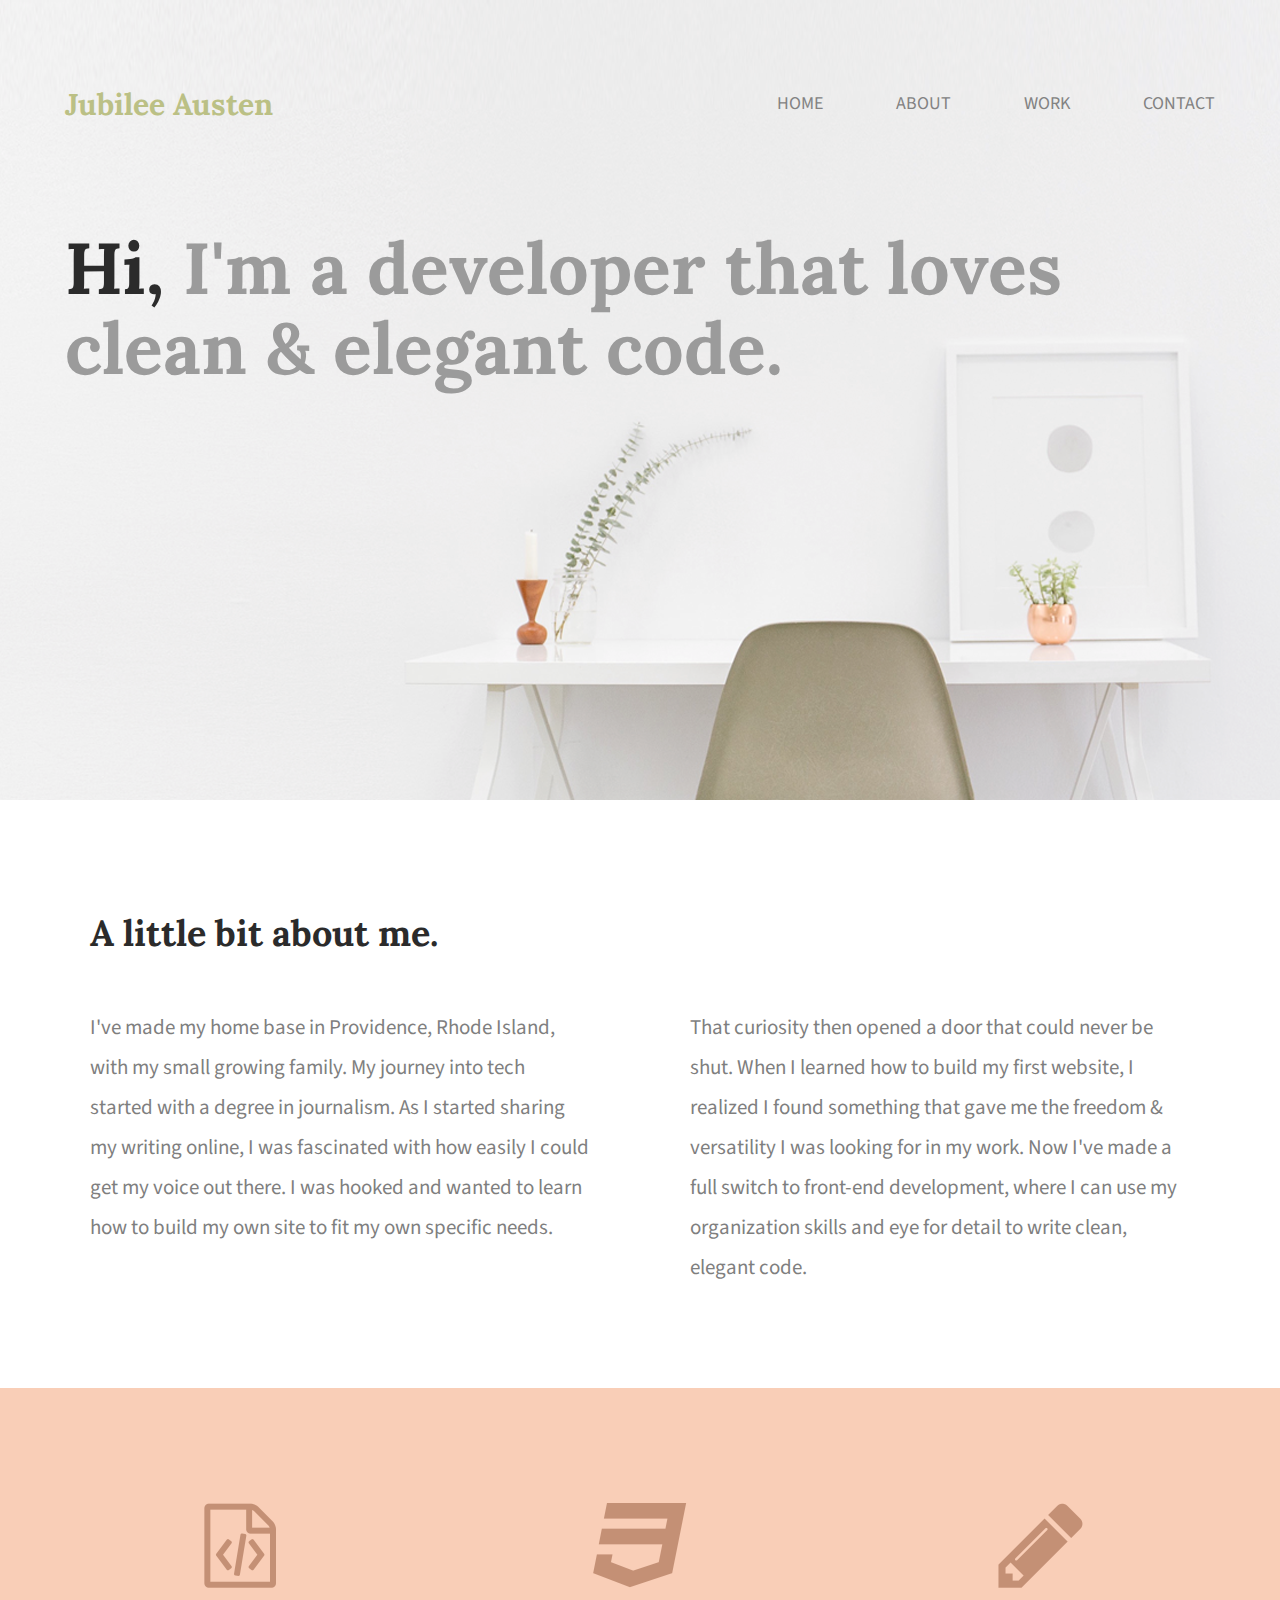
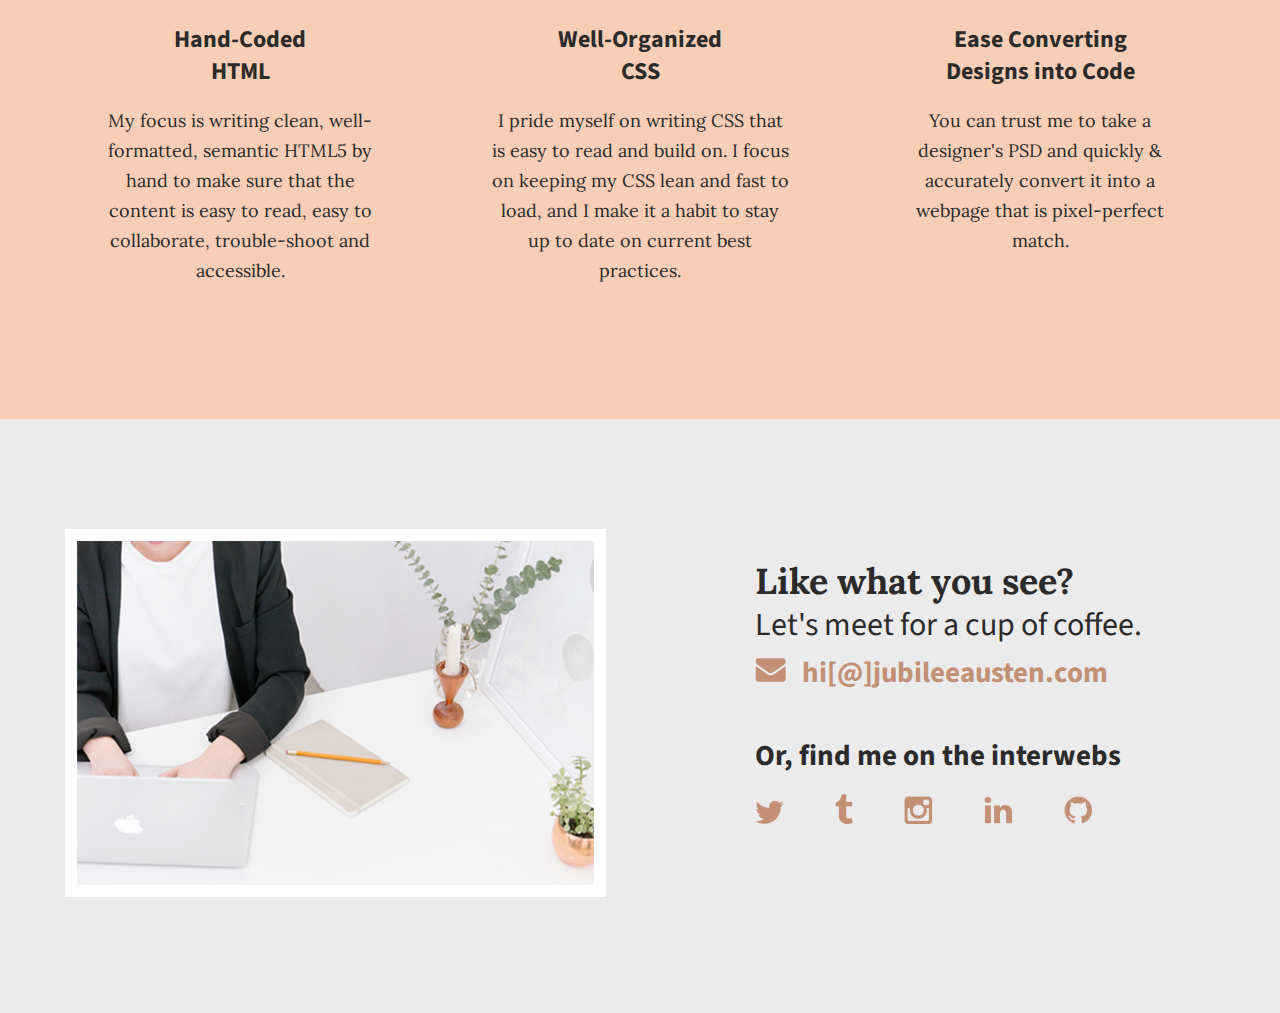
<file: index.html>
<!doctype html>

<html lang="en">

    <head>
        <meta charset="utf-8">
        <title>Jubilee Austen | Portfolio</title>
        <link rel="stylesheet" href="css/normalize.css">
        <link rel="stylesheet" href="css/main.css">
        <link href='https://fonts.googleapis.com/css?family=Source+Sans+Pro:400,700' rel='stylesheet' type='text/css'>
        <link rel="preconnect" href="https://fonts.googleapis.com">
        <link rel="preconnect" href="https://fonts.gstatic.com" crossorigin>
        <link href="https://fonts.googleapis.com/css2?family=Lora:wght@400;700&display=swap" rel="stylesheet">
        <link href="https://fonts.googleapis.com/css?family=Lora:400,700" rel="stylesheet" type="text/css">
    </head>

    <body>
        <header>
            <!-- BACKGROUND IMAGE ADDED IN CSS -->
            <div class="full-width">
                <div class="half-width">
                    <h1>Jubilee Austen</h1>
                </div>
                <div class="half-width">
                    <!-- NAVIGATION FOR ONE-PAGE SITE. CLICKING ABOUT, WORK OR CONTACT WILL JUMP TO THAT SECTION ON THE SAME PAGE.
                    <nav>
                        <ul>
                            <li><a href="#about">About</a></li>
                            <li><a href="#work">Work</a></li>
                            <li><a href="#contact">Contact</a></li>
                        </ul>
                    </nav>
                -->
                    <!-- NAVIGATION FOR MULTIPLE-PAGE SITE -->
                    <nav>
                        <ul>
                            <li><a href="index.html">Home</a></li>
                            <li><a href="about/index.html">About</a></li>
                            <li><a href="work/index.html">Work</a></li>
                            <li><a href="contact/index.html">Contact</a></li>
                        </ul>
                    </nav>
                </div>
                <h2><span>Hi,</span> I'm a developer that loves clean &amp; elegant code.</h2>
            </div>
        </header>
        

        <main>
            <section id="about">
                <div class="full-width">
                    <h2>A little bit about me.</h2>
                    <div class="half-width">
                    <p>I've made my home base in Providence, Rhode Island, with my small growing family. My journey into tech started with a degree in journalism. As I started sharing my writing online, I was fascinated with how easily I could get my voice out there. I was hooked and wanted to learn how to build my own site to fit my own specific needs.</p>
                    </div>
                    <div class="half-width">
                    <p>That curiosity then opened a door that could never be shut. When I learned how to build my first website, I realized I found something that gave me the freedom & versatility I was looking for in my work. Now I've made a full switch to front-end development, where I can use my organization skills and eye for detail to write clean, elegant code.</p>
                    </div>
                </div>
            </section>

            <section id="work">
                <div class="full-width">
                    <div class="third-width">
                        <img src="img/html-icon.png" alt="HTML icon"/>
                        <h3>Hand-Coded HTML</h3>
                        <p>My focus is writing clean, well-formatted, semantic HTML5 by hand to make sure that the content is easy to read, easy to collaborate, trouble-shoot and accessible.</p>
                    </div>
                    <div class="third-width">
                        <img src="img/css-icon.png" alt="CSS icon"/>
                        <h3>Well-Organized CSS</h3>
                        <p>I pride myself on writing CSS that is easy to read and build on. I focus on keeping my CSS lean and fast to load, and I make it a habit to stay up to date on current best practices.</p>
                    </div>
                    <div class="third-width">
                        <img src="img/pencil-icon.png" alt="Pencil icon"/>
                        <h3>Ease Converting Designs into Code</h3>
                        <p>You can trust me to take a designer's PSD and quickly & accurately convert it into a webpage that is pixel-perfect match.</p>
                    </div>
                </div>
            </section>

            <footer id="contact">
                <div class="full-width">
                    <div class="half-width">
                        <img src="img/contact-image.png" id="contact-img" alt="Contact image"/>
                    </div>
                    <div class="half-width">
                        <h2>Like what you see?</h2>
                        <h3 id="email-header">Let's meet for a cup of coffee.</h3>
                        <a href="mailto:hi@jubileeausten.com">
                            <img src="img/envelope.png" id="envelope" alt="Envelope"/>
                            hi[@]jubileeausten.com
                        </a>
                        <h3 id="socialmedia-header">Or, find me on the interwebs</h3>
                        <ul>
                            <li><a href="https://twitter.com/GlennonDoyle?ref_src=twsrc%5Egoogle%7Ctwcamp%5Eserp%7Ctwgr%5Eauthor" target="_BLANK"><img src="img/twitter.png" alt="Twitter"></a></li>
                            <li><a href="https://hyperallergic.tumblr.com/" target="_BLANK"><img src="img/tumblr.png" alt="Tumblr"></a></li>
                            <li><a href="https://www.instagram.com/calsnape/" target="_BLANK"><img src="img/instagram.png" alt="Instagram"></a></li>
                            <li><a href="https://linkedin.com/in/tatiana-nelson-a076204a" target="_BLANK"><img src="img/linkedin.png" alt="LinkedIn"></a></li>
                            <li><a href="https://github.com/GrahamCampbell" target="_BLANK"><img src="img/github.png" alt="GitHub"></a></li>
                        </ul>
                    </div>
                </div>
            </footer>
        </main>
    
    </body>
</html>
</file>
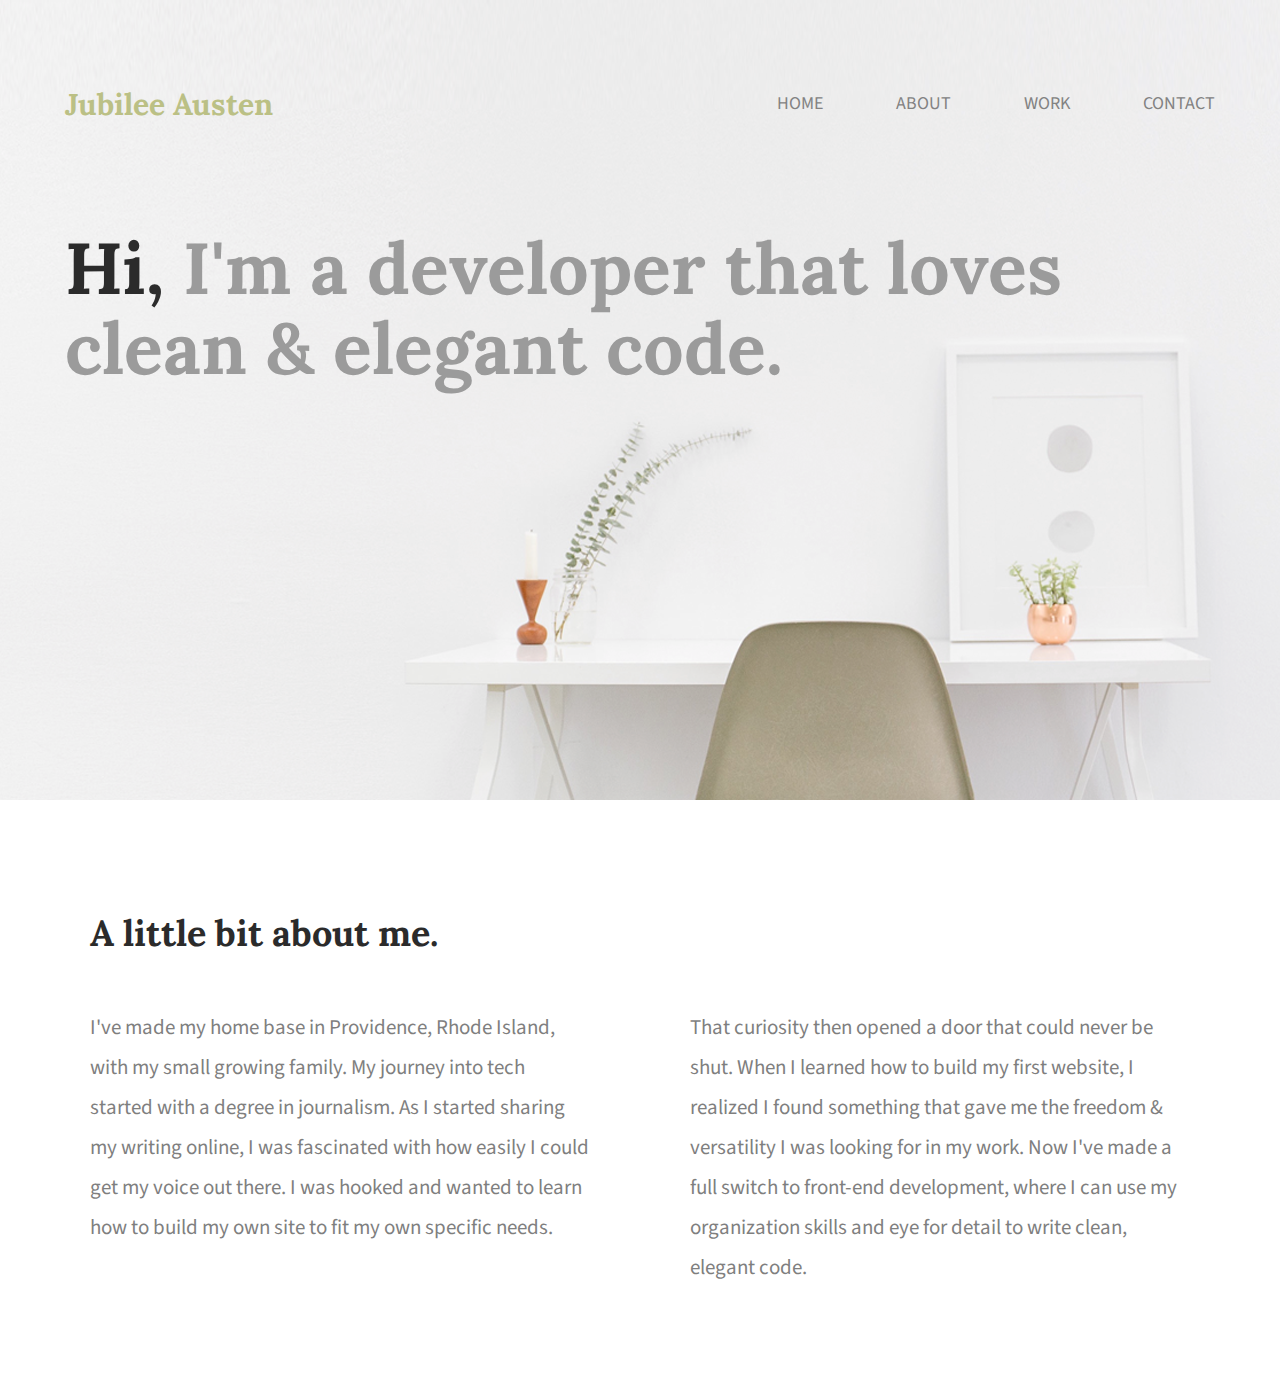
<file: about/index.html>
<!doctype html>

<html lang="en">

    <head>
        <meta charset="utf-8">
        <title>About</title>
        <link rel="stylesheet" href="../css/normalize.css">
        <link rel="stylesheet" href="../css/main.css">
        <link href='https://fonts.googleapis.com/css?family=Source+Sans+Pro:400,700' rel='stylesheet' type='text/css'>
        <link rel="preconnect" href="https://fonts.googleapis.com">
        <link rel="preconnect" href="https://fonts.gstatic.com" crossorigin>
        <link href="https://fonts.googleapis.com/css2?family=Lora:wght@400;700&display=swap" rel="stylesheet">
        <link href="https://fonts.googleapis.com/css?family=Lora:400,700" rel="stylesheet" type="text/css">
    </head>

    <body>
        <header>
            <div class="full-width">
                <div class="half-width">
                    <h1>Jubilee Austen</h1>
                </div>
                <div class="half-width">
                    <nav>
                        <ul>
                            <li><a href="../index.html">Home</a></li>
                            <li><a href="../about/index.html">About</a></li>
                            <li><a href="../work/index.html">Work</a></li>
                            <li><a href="../contact/index.html">Contact</a></li>
                        </ul>
                    </nav>
                </div>
                <h2><span>Hi,</span> I'm a developer that loves clean &amp; elegant code.</h2>
            </div>
        </header>
        
        <main>
            <section id="about">
                <div class="full-width">
                    <h2>A little bit about me.</h2>
                    <div class="half-width">
                        <p>I've made my home base in Providence, Rhode Island, with my small growing family. My journey into tech started with a degree in journalism. As I started sharing my writing online, I was fascinated with how easily I could get my voice out there. I was hooked and wanted to learn how to build my own site to fit my own specific needs.</p>
                    </div>
                    <div class="half-width">
                        <p>That curiosity then opened a door that could never be shut. When I learned how to build my first website, I realized I found something that gave me the freedom & versatility I was looking for in my work. Now I've made a full switch to front-end development, where I can use my organization skills and eye for detail to write clean, elegant code.</p>
                    </div>
                </div>
            </section>
        </main>    
    </body>
</html>
</file>
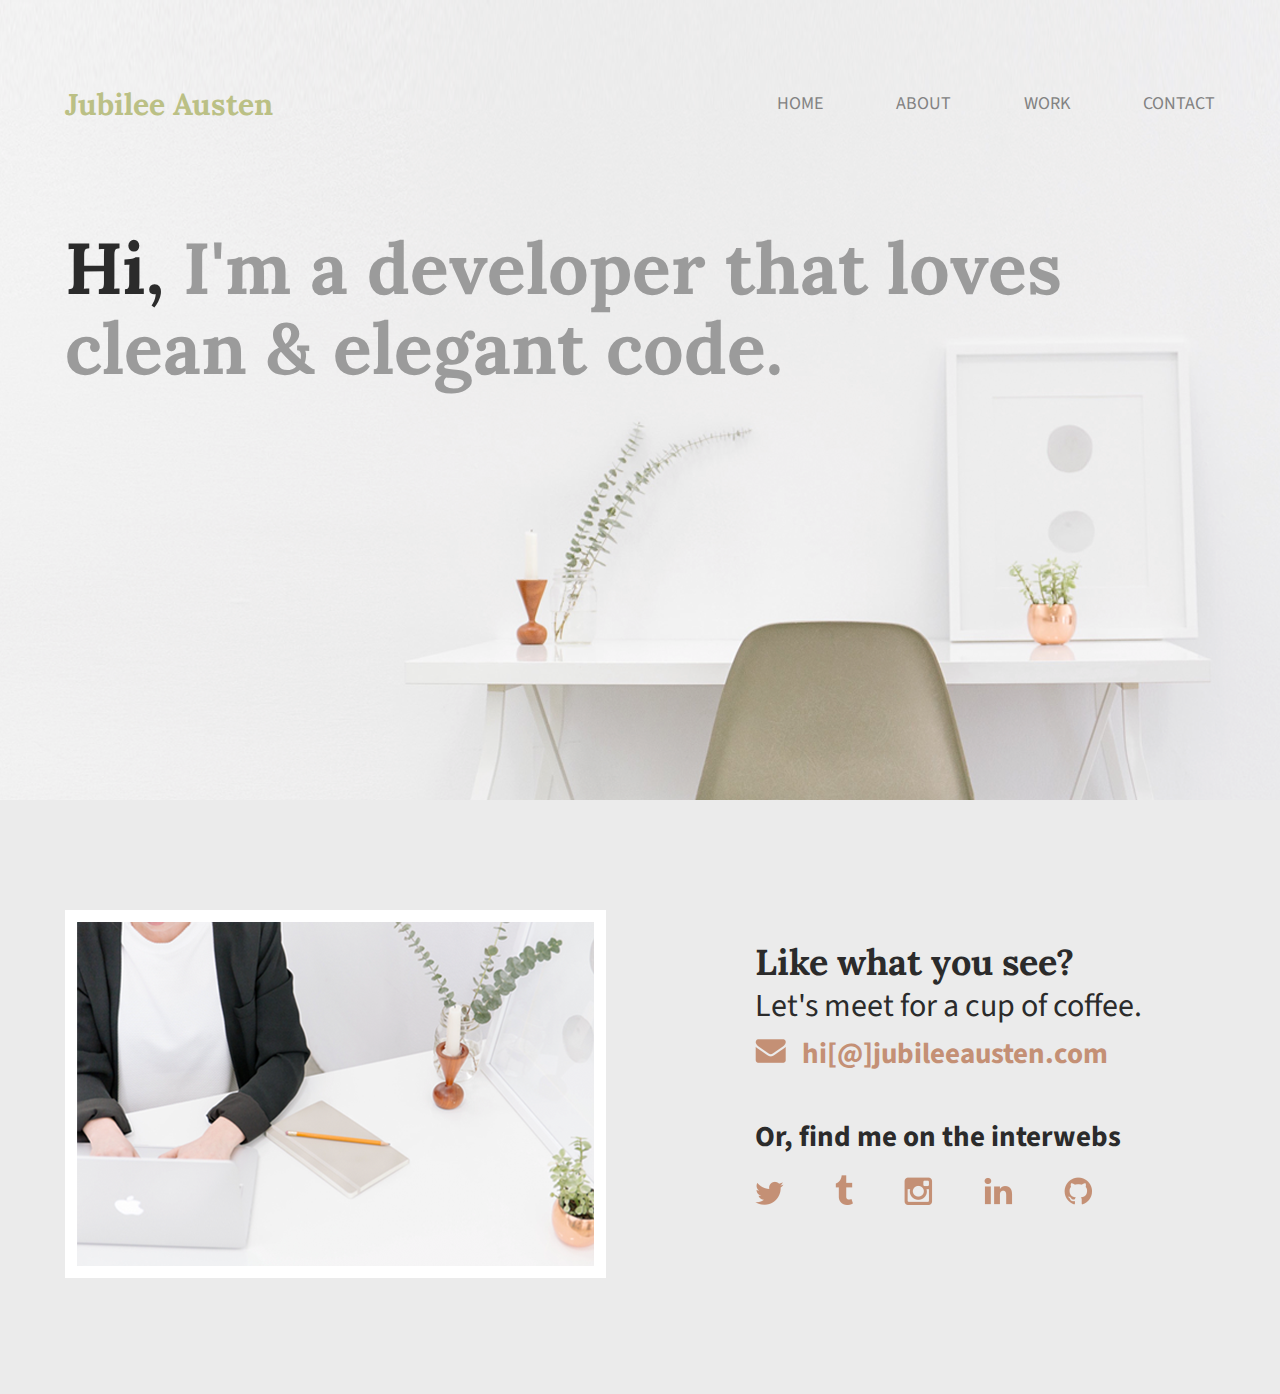
<file: contact/index.html>
<!doctype html>

<html lang="en">

    <head>
        <meta charset="utf-8">
        <title>Contact</title>
        <link rel="stylesheet" href="../css/normalize.css">
        <link rel="stylesheet" href="../css/main.css">
        <link href='https://fonts.googleapis.com/css?family=Source+Sans+Pro:400,700' rel='stylesheet' type='text/css'>
        <link rel="preconnect" href="https://fonts.googleapis.com">
        <link rel="preconnect" href="https://fonts.gstatic.com" crossorigin>
        <link href="https://fonts.googleapis.com/css2?family=Lora:wght@400;700&display=swap" rel="stylesheet">
        <link href="https://fonts.googleapis.com/css?family=Lora:400,700" rel="stylesheet" type="text/css">
    </head>

    <body>
        <header>
            <!-- BACKGROUND IMAGE ADDED IN CSS -->
            <div class="full-width">
                <div class="half-width">
                    <h1>Jubilee Austen</h1>
                </div>
                <div class="half-width">
                    <nav>
                        <ul>
                            <li><a href="../index.html">Home</a></li>
                            <li><a href="../about/index.html">About</a></li>
                            <li><a href="../work/index.html">Work</a></li>
                            <li><a href="../contact/index.html">Contact</a></li>
                        </ul>
                    </nav>
                </div>
                <h2><span>Hi,</span> I'm a developer that loves clean &amp; elegant code.</h2>
            </div>
        </header>

        <footer id="contact">
            <div class="full-width">
                <div class="half-width">
                    <img src="../img/contact-image.png" id="contact-img" alt="Contact image"/>
                </div>
                <div class="half-width">
                    <h2>Like what you see?</h2>
                    <h3 id="email-header">Let's meet for a cup of coffee.</h3>
                    <a href="mailto:hi@jubileeausten.com">
                        <img src="../img/envelope.png" id="envelope" alt="Envelope"/>
                        hi[@]jubileeausten.com
                    </a>
                    <h3 id="socialmedia-header">Or, find me on the interwebs</h3>
                    <ul>
                        <li><a href="https://twitter.com/GlennonDoyle?ref_src=twsrc%5Egoogle%7Ctwcamp%5Eserp%7Ctwgr%5Eauthor" target="_BLANK"><img src="../img/twitter.png" alt="Twitter"></a></li>
                        <li><a href="https://hyperallergic.tumblr.com/" target="_BLANK"><img src="../img/tumblr.png" alt="Tumblr"></a></li>
                        <li><a href="https://www.instagram.com/calsnape/" target="_BLANK"><img src="../img/instagram.png" alt="Instagram"></a></li>
                        <li><a href="https://linkedin.com/in/tatiana-nelson-a076204a" target="_BLANK"><img src="../img/linkedin.png" alt="LinkedIn"></a></li>
                        <li><a href="https://github.com/GrahamCampbell" target="_BLANK"><img src="../img/github.png" alt="GitHub"></a></li>
                    </ul>
                </div>
            </div>
        </footer>
    </body>
</html>
</file>
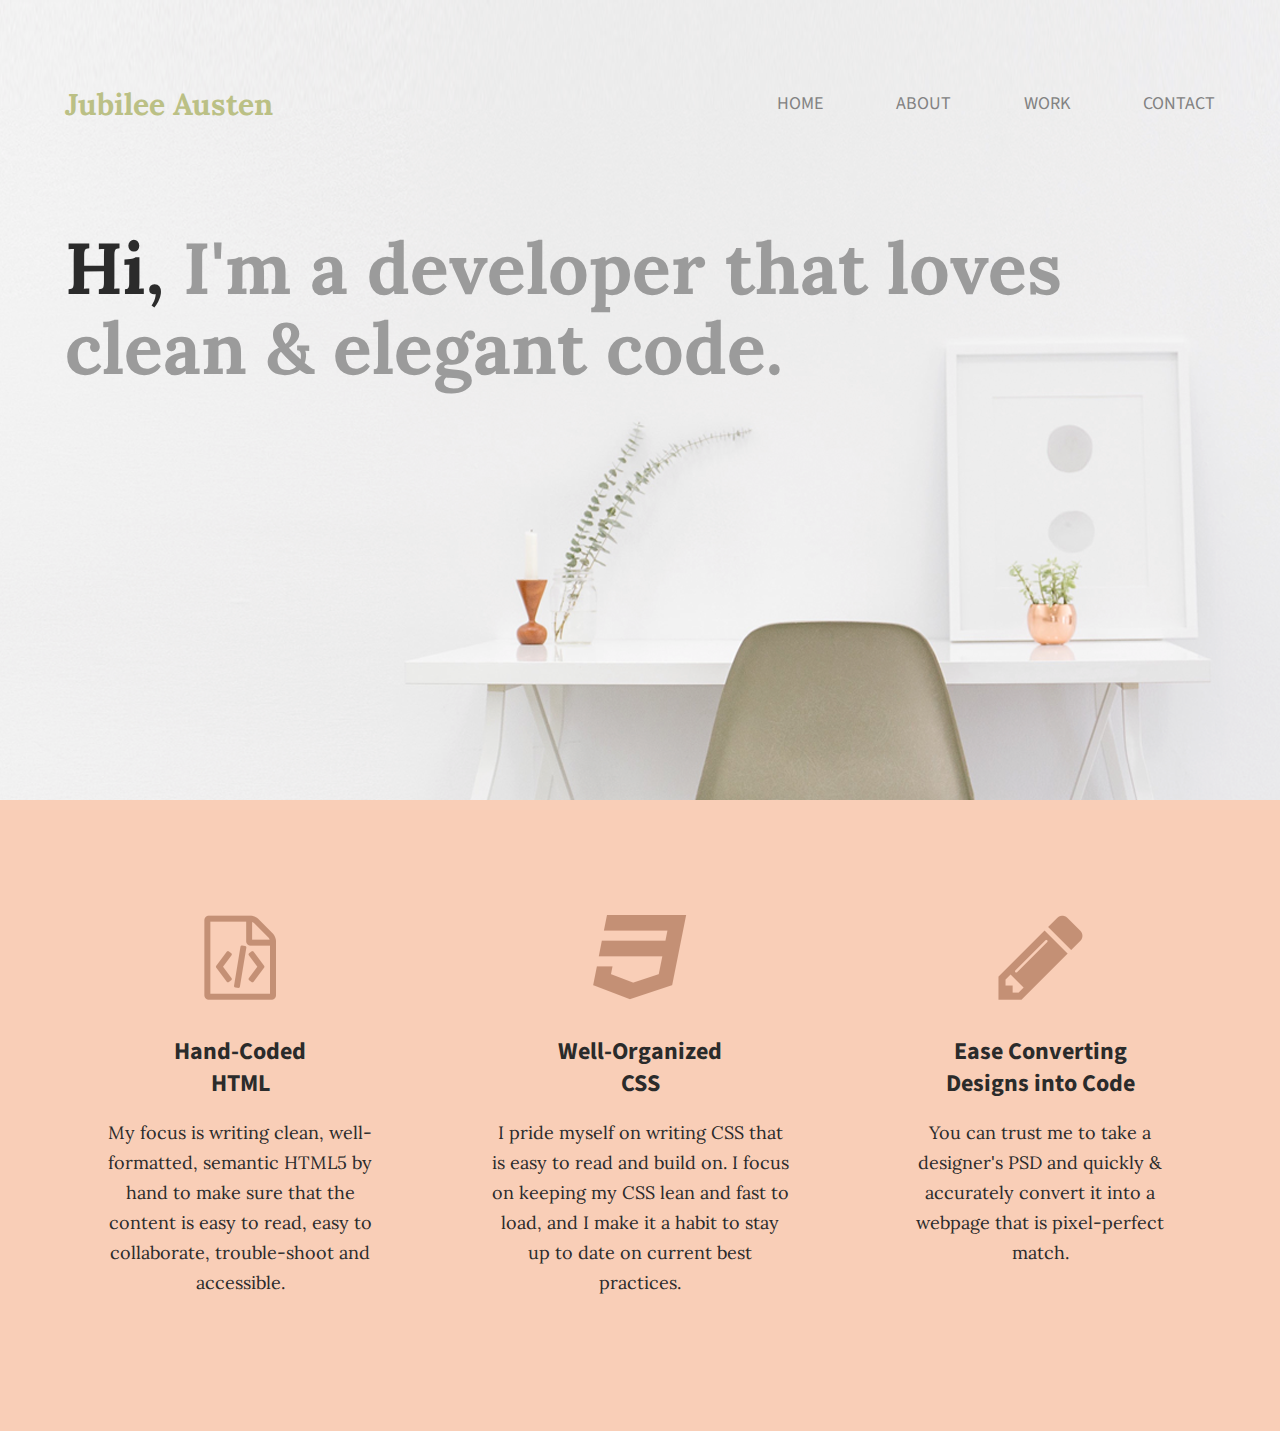
<file: work/index.html>
<!doctype html>

<html lang="en">

    <head>
        <meta charset="utf-8">
        <title>Work</title>
        <link rel="stylesheet" href="../css/normalize.css">
        <link rel="stylesheet" href="../css/main.css">
        <link href='https://fonts.googleapis.com/css?family=Source+Sans+Pro:400,700' rel='stylesheet' type='text/css'>
        <link rel="preconnect" href="https://fonts.googleapis.com">
        <link rel="preconnect" href="https://fonts.gstatic.com" crossorigin>
        <link href="https://fonts.googleapis.com/css2?family=Lora:wght@400;700&display=swap" rel="stylesheet">
        <link href="https://fonts.googleapis.com/css?family=Lora:400,700" rel="stylesheet" type="text/css">
    </head>

    <body>
        <header>
            <div class="full-width">
                <div class="half-width">
                    <h1>Jubilee Austen</h1>
                </div>
                <div class="half-width">
                    <nav>
                        <ul>
                            <li><a href="../index.html">Home</a></li>
                            <li><a href="../about/index.html">About</a></li>
                            <li><a href="../work/index.html">Work</a></li>
                            <li><a href="../contact/index.html">Contact</a></li>
                        </ul>
                    </nav>
                </div>
                <h2><span>Hi,</span> I'm a developer that loves clean &amp; elegant code.</h2>
            </div>
        </header>
        
        <main>
            <section id="work">
                <div class="full-width">
                    <div class="third-width">
                        <img src="../img/html-icon.png" alt="HTML icon"/>
                        <h3>Hand-Coded HTML</h3>
                        <p>My focus is writing clean, well-formatted, semantic HTML5 by hand to make sure that the content is easy to read, easy to collaborate, trouble-shoot and accessible.</p>
                    </div>
                    <div class="third-width">
                        <img src="../img/css-icon.png" alt="CSS icon"/>
                        <h3>Well-Organized CSS</h3>
                        <p>I pride myself on writing CSS that is easy to read and build on. I focus on keeping my CSS lean and fast to load, and I make it a habit to stay up to date on current best practices.</p>
                    </div>
                    <div class="third-width">
                        <img src="../img/pencil-icon.png" alt="Pencil icon"/>
                        <h3>Ease Converting Designs into Code</h3>
                        <p>You can trust me to take a designer's PSD and quickly & accurately convert it into a webpage that is pixel-perfect match.</p>
                    </div>
                </div>
            </section>
        </main>
    </body>
</html>
</file>
<file: css/main.css>
/***** BASE STYLES *****/

body {
    color:#2b2b2b;
    font-family:'Source Sans Pro', sans-serif;
}

/***** GRID *****/

.full-width {
    margin: 0 auto;
    overflow: auto;
    width: 1200px;
}

.half-width {
    float: left;
    width: 600px;
}

.third-width {
    float: left;
    width: 400px;
}

/***** HEADER *****/

header {
    background: url('../img/full-background.png');
    background-position: center;
    background-size: cover;
    height: 800px;
}

header h1 {
    color: #bbc085;
    font-family: 'Lora';
    font-size: 30px;
    padding: 65px 0 65px 25px;
}

nav {
    float: right;
    padding: 75px 25px;
    }

nav ul li {
    display: inline-block;
}    

nav ul li a {
    color: #828282;
    font-size: 18px;
    padding-left: 70px;
    text-decoration: none;
    text-transform: uppercase;
}

header h2 {
    clear: both;
    color: #9b9b9b;
    font-family: Lora;
    font-size: 72px;
    line-height: 80px;
    padding: 20px 0 20px 25px;
    width: 1000px;
}

header h2 span {
    color: #2b2b2b;
}

/***** ABOUT *****/

#about .full-width {
    padding: 80px 0;
}

#about h2 {
    font-family: 'Lora', serif;
    font-size: 36px;
    padding-left: 50px;
}

#about p {
    color: #7f7f7f;
    font-size: 21px;
    line-height: 40px;
    padding-left: 50px;
    padding-right: 50px;
}

/***** WORK *****/

#work {
    background-color: #f9ceb7;
    text-align: center;
}

#work .full-width {
    padding: 115px 0;
}

#work img {
    padding-bottom: 30px;
}    

#work h3 {
    font-size: 24px;
    line-height: 32px;
    margin: 0 auto;
    width: 190px;
}

#work p {
    font-family: Lora;
    font-size: 18px;
    line-height: 30px;
    padding: 0 50px;
}

/***** CONTACT *****/

#contact {
    background-color: #ebebeb;
}

#contact .full-width {
    padding: 110px 0;
}

#contact img#contact-img {
    border: 12px solid #ffffff;
    margin-left: 25px;
}

#contact h2, #contact #email-header, #contact #socialmedia-header, #contact ul
{
    padding-left: 115px;
}

#contact #envelope {
    padding: 0 10px 0 115px;
}

#contact h2 {
    font-family: Lora;
    font-size: 36px;
    line-height: 44px;
}

#contact #email-header {
    font-size: 32px;
    font-weight: normal;
    line-height: 44px;
    margin: -30px 0 5px 0;
}

#contact #socialmedia-header {
    font-size: 29px;
    font-weight: bold;
    line-height: 44px;
    margin: 40px 0 0 0;
}

#contact a {
    color: #c49075;
    font-size: 29px;
    font-weight: bold;
    text-decoration: none;
} 

#contact ul {
    list-style: none;
}

#contact ul li {
    display: inline-block
}

#contact ul img {
    padding-right: 48px;
}
</file>
